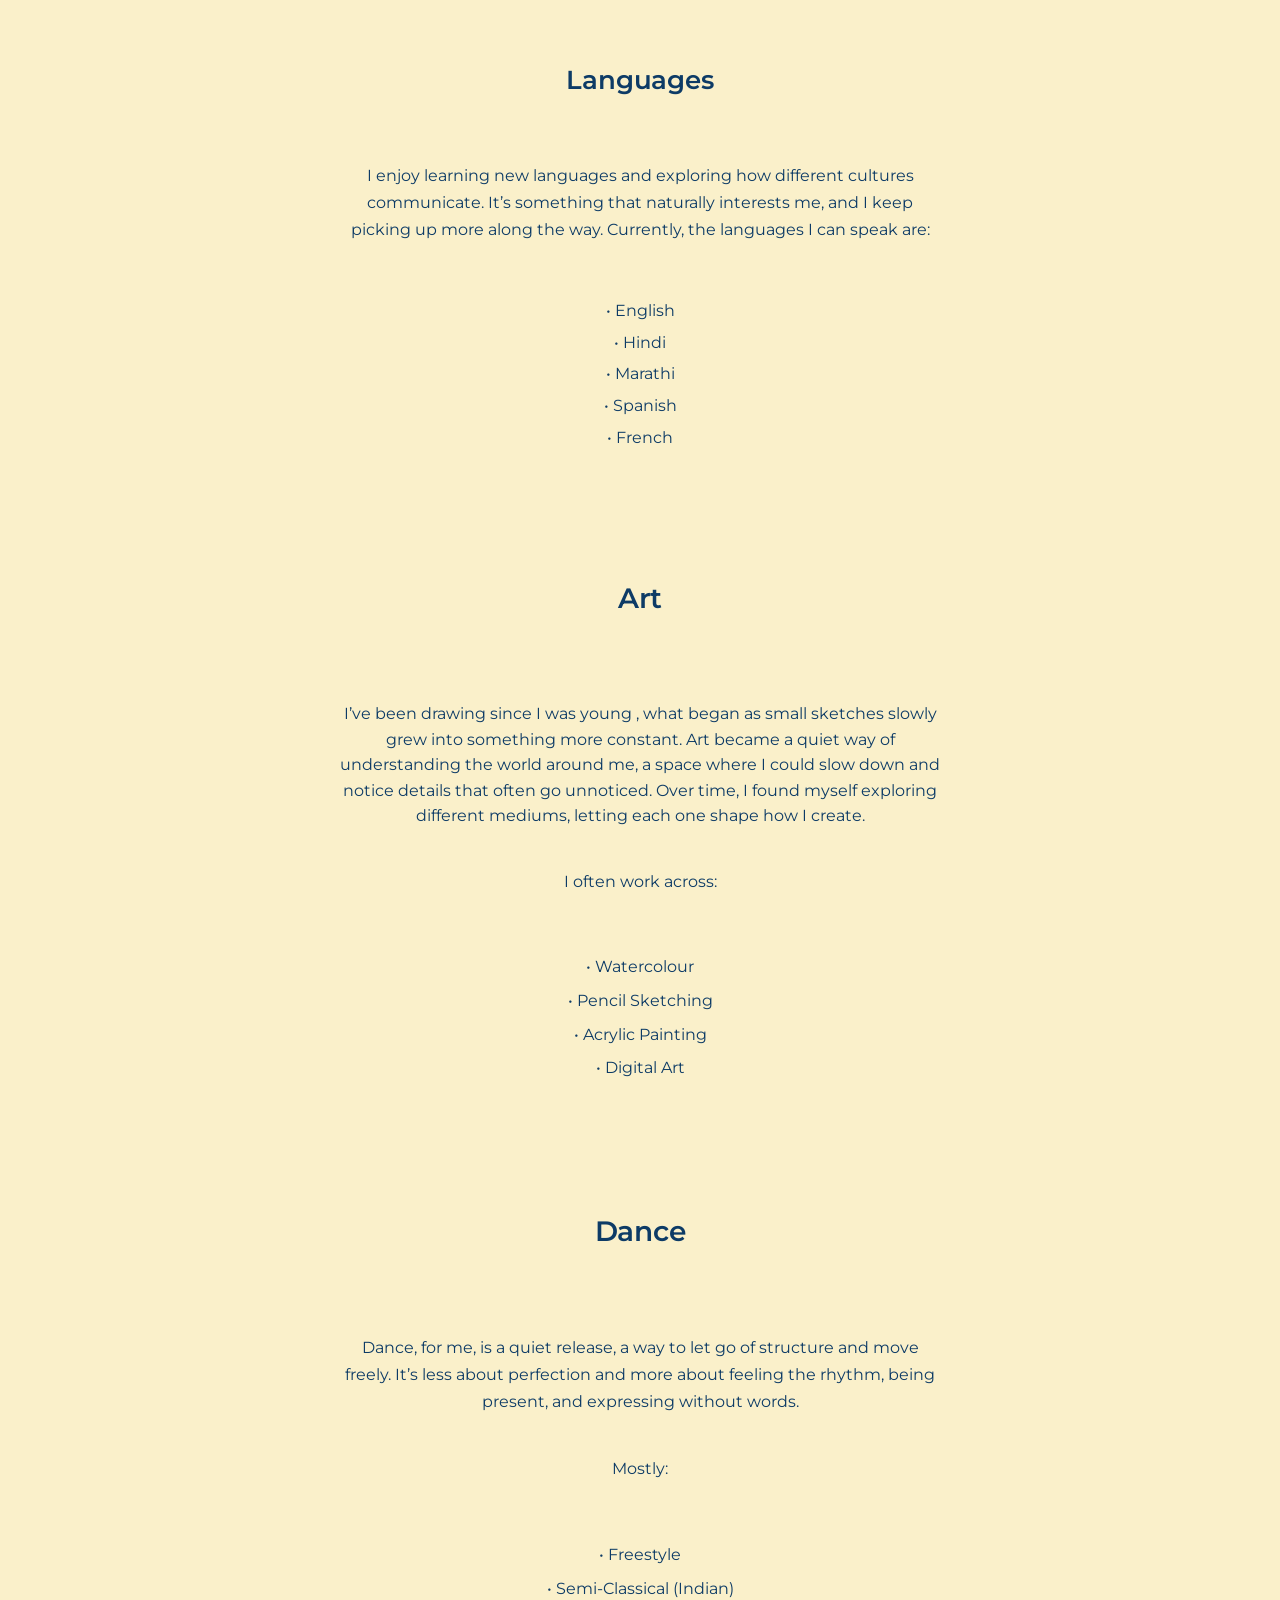
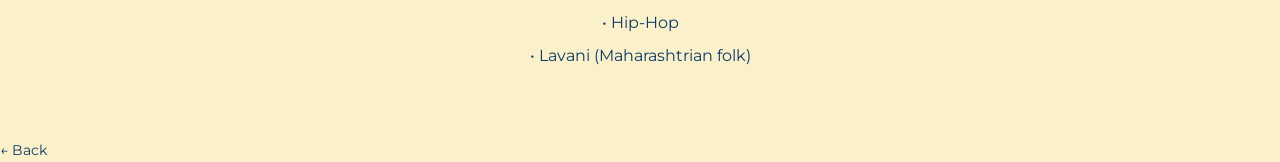
<file: languages.html>
<!DOCTYPE html>
<html lang="en">

<head>
    <meta charset="UTF-8">
    <title>me</title>
    <link rel="stylesheet" href="style.css">
    <meta name="viewport" content="width=device-width, initial-scale=1.0">

    <!-- Dancing Script (you already like it) -->
    <link href="https://fonts.googleapis.com/css2?family=Montserrat:wght@100..900&display=swap" rel="stylesheet">
</head>

<body>

    <section class="languages">
        <div class="certs-container">

            <h2 class="section-title">Languages</h2>

            <p class="languages-text">
                I enjoy learning new languages and exploring how different cultures communicate.
                It’s something that naturally interests me, and I keep picking up more along the way.
                Currently, the languages I can speak are:
            </p>

            <ol class="languages-list">
                <li>English</li>
                <li>Hindi</li>
                <li>Marathi</li>
                <li>Spanish</li>
                <li>French</li>
            </ol>
        </div>
    </section>

    <section class="certs art">
        <div class="certs-container">

            <h2 class="section-title">Art</h2>

            <p class="art-text">
                I’ve been drawing since I was young , what began as small sketches slowly grew into
                something more constant. Art became a quiet way of understanding the world around me,
                a space where I could slow down and notice details that often go unnoticed.
                Over time, I found myself exploring different mediums, letting each one shape how I create.
            </p>

            <p class="art-text">
                I often work across:
            </p>

            <ul class="art-list">
                <li>Watercolour</li>
                <li>Pencil Sketching</li>
                <li>Acrylic Painting</li>
                <li>Digital Art</li>
            </ul>

        </div>
    </section>

    <section class="certs art">
        <div class="certs-container">

            <h2 class="section-title">Dance</h2>

            <p class="dance-text">
                Dance, for me, is a quiet release, a way to let go of structure and move freely.
                It’s less about perfection and more about feeling the rhythm,
                being present, and expressing without words.
            </p>

            <p class="dance-text">
                Mostly:
            </p>

            <ul class="dance-list">
                <li>Freestyle</li>
                <li>Semi-Classical (Indian)</li>
                <li>Hip-Hop</li>
                <li>Lavani (Maharashtrian folk)</li>
            </ul>

        </div>
    </section>

    <a href="index.html" class="project-link">← Back</a>
</body>

</html>
</file>
<file: style.css>
/* RESET */
* {
    margin: 0;
    padding: 0;
    box-sizing: border-box;
}

/* BODY */
body {
    font-family: 'Montserrat', sans-serif;
    background: #faf0ca;
    color: #0d3b66;
    line-height: 1.6;
}

/* NAVBAR */
.navbar {
    position: fixed;
    top: 0;
    width: 100%;
    padding: 20px 60px;
    background: #faf0ca;

    display: flex;
    /* NEW */
    justify-content: space-between;
    /* NEW */
    align-items: center;
    /* NEW */
}

.navbar ul {
    display: flex;
    gap: 30px;
    list-style: none;
}

.navbar a {
    text-decoration: none;
    color: #0d3b66;
    font-size: 14px;
    font-weight: 500;
    transition: 0.2s;
}

.navbar a:hover {
    color: #ffffff;
}

.nav-icons {
    display: flex;
    gap: 20px;
    align-items: center;
}

.nav-icons a {
    color: #0d3b66;
    font-size: 18px;
    transition: 0.3s;
}

.nav-icons a:hover {
    color: #ffffff;
}

/* RIGHT SIDE NAME */
.nav-name {
    font-family: 'Montserrat', sans-serif;
    font-size: 18px;
    font-weight: 800;
    letter-spacing: 1px;
    color: #0d3b66;
    opacity: 0.7;
    transition: 0.2s;
}

.nav-name:hover {
    opacity: 1;
}

/* HERO */
.hero {
    min-height: 100vh;
    display: flex;
    justify-content: center;
    align-items: center;
    text-align: center;
    padding: 0 20px;
}

.hero-content {
    max-width: 600px;
}

/* NAME */
.typing-name {
    font-size: 60px;
    font-weight: 600;
    margin-bottom: 10px;
    letter-spacing: -0.3px;
}

/* TYPING LINE */
.typing-sub {
    font-size: 15px;
    color: #0d3b66;
    margin-bottom: 30px;
}

/* CURSOR */
.cursor {
    animation: blink 1s infinite;
}

@keyframes blink {
    50% {
        opacity: 0;
    }
}

/* INTRO */
.intro {
    font-size: 18px;
    color: #0d3b66;
    max-width: 500px;
}

/* SECTIONS */
section {
    padding: 60px 80px;
}

.section-title {
    margin-bottom: 20px;
    /* 🔥 controls space below heading */
}

/* ABOUT */
.about-block h2 {
    color: #0d3b66;
    font-size: 28px;
    font-weight: 600;
    letter-spacing: -0.2px;
}

.about-block {
    padding: 120px 80px;
}

.about-container {
    max-width: 1100px;
    margin: 0 auto;
    display: grid;
    grid-template-columns: 1.2fr 0.8fr;
    gap: 80px;
    align-items: center;
}

.about-left {
    max-width: 100%;
}

.about-right {
    flex: 1;
}

.about-left p {
    font-size: 16px;
    color: #0d3b66;
    margin-bottom: 12px;
}

/* CERTS */
.certs h2 {
    color: #0d3b66;
    font-size: 28px;
    font-weight: 600;
    letter-spacing: -0.2px;
    text-align: center;
    margin-bottom: 40px;
    font-family: inherit;
}

.cert-card h3 {
    font-size: 18px;
    font-weight: 600;
    margin-bottom: 10px;
    font-family: inherit;
    font-family: 'Montserrat', sans-serif !important;
}

.certs {
    padding: 60px 80px;
    max-width: 1100px;
    margin: 0 auto;
}

.certs-container {
    max-width: 1100px;
    margin: 0 auto;
    display: flex;
    flex-direction: column;
    gap: 40px;
}

.certs-list {
    display: flex;
    flex-direction: column;
    gap: 25px;
}

.cert-item {
    display: flex;
    flex-direction: column;
    gap: 6px;
}

.cert-grid {
    display: grid;
    grid-template-columns: repeat(3, 1fr);
    gap: 25px;
}

.cert-card {
    background: #c6b276b0;
    padding: 20px;
    border-radius: 12px;
    border: 1px solid #ddd;


    transition: transform 0.25s ease, box-shadow 0.25s ease;
    cursor: pointer;

    min-height: 120px;
    display: flex;
    flex-direction: column;
    justify-content: center;

}

.cert-card:hover {
    transform: translateY(-8px);
    box-shadow: 0 10px 25px rgba(0, 0, 0, 0.15);
}

@media (max-width: 768px) {
    .cert-grid {
        grid-template-columns: repeat(2, 1fr);
    }
}

@media (max-width: 480px) {
    .cert-grid {
        grid-template-columns: 1fr;
    }
}

/* PROJECTS */
.projects h2 {
    color: #0d3b66;
    font-size: 28px;
    font-weight: 600;
    letter-spacing: -0.2px;
    text-align: center;
}

.projects-grid {
    display: grid;
    grid-template-columns: repeat(auto-fit, minmax(260px, 1fr));
    gap: 40px;
}

.projects-container {
    max-width: 1100px;
    margin: 0 auto;
    display: flex;
    flex-direction: column;
    gap: 40px;
}

.project-card {
    background: #c6b276b0;
    aspect-ratio: 1 / 1;
    padding: 25px;
    border: 1px solid #dcdcdc;
    border-radius: 12px;
    display: flex;
    flex-direction: column;
    justify-content: space-between;
    transition: 0.3s ease;
}

.project-card:hover {
    transform: translateY(-8px);
    box-shadow: 0 10px 25px rgba(0, 0, 0, 0.15);
}

.project-info h3 {
    font-size: 18px;
    font-weight: 600;
    margin-bottom: 10px;
}

.project-info p {
    font-size: 14px;
    color: #555;
}

.project-link {
    text-decoration: none;
    font-size: 14px;
    color: #0d3b66;
}

.project-links {
    margin-top: 10px;
    display: flex;
    gap: 15px;
}

.project-links a {
    font-size: 18px;
    color: #333;
    transition: 0.3s;
}

.project-links a:hover {
    color: #007bff;
    transform: scale(1.2);
}

/* TIMELINE (SIMPLIFIED) */
.timeline-item {
    margin-bottom: 30px;
}

.timeline-content h3 {
    font-size: 16px;
    font-weight: 500;
}

.timeline-content p {
    font-size: 14px;
    color: #0d3b66;
}

.events {
    padding: 60px 20px;
}

.events h2 {
    color: #0d3b66;
    font-size: 28px;
    font-weight: 600;
    letter-spacing: -0.2px;
    text-align: center;
    margin-bottom: 40px;
}

.events-container {
    max-width: 1100px;
    margin: 0 auto;
}

.events-grid {
    display: grid;
    justify-content: center;
    grid-template-columns: repeat(auto-fit, minmax(220px, 250px));
    gap: 30px;
}

.event-card {
    background: #c6b276b0;
    aspect-ratio: 1 / 1;
    padding: 20px;
    border: 1px solid #dcdcdc;
    border-radius: 12px;
    display: flex;
    flex-direction: column;
    justify-content: space-between;
    transition: 0.3s ease;
}

.event-card:hover {
    transform: translateY(-8px);
    box-shadow: 0 10px 25px rgba(0, 0, 0, 0.15);
}

.event-info h3 {
    font-size: 18px;
    font-weight: 600;
    margin-bottom: 10px;
}

.event-info p {
    font-size: 14px;
    color: #555;
    line-height: 1.6;
}

.event-link {
    text-decoration: none;
    font-size: 14px;
    color: #0d3b66;
    font-weight: 500;
    transition: 0.3s;
}

.event-link:hover {
    color: #007bff;
}

/* CONTACT */
.contact-wrapper {
    display: flex;
    gap: 60px;
    flex-wrap: wrap;
}

.contact-info h2 {
    font-size: 20px;
    margin-bottom: 10px;
}

.contact-info p {
    font-size: 14px;
    color: #0d3b66;
}

.contact-form input,
.contact-form textarea {
    width: 100%;
    margin-bottom: 12px;
    padding: 10px;
    background: #111;
    border: 1px solid #222;
    color: #0d3b66;
    font-size: 14px;
}

.contact-form button {
    padding: 10px 20px;
    background: #0d3b66;
    color: #0b0b0b;
    border: none;
    cursor: pointer;
    font-size: 14px;
}

/* FOOTER */
.footer {
    text-align: center;
    padding: 40px 20px;
    font-size: 13px;
    color: #0d3b66;
}

.footer-connect {
    font-size: 15px;
    color: #0d3b66;
    margin-bottom: 18px;
    line-height: 1.6;
}

.footer-btn {
    display: inline-flex;
    align-items: center;
    gap: 8px;
    padding: 10px 22px;
    background: #0d3b66;
    color: #faf0ca;
    text-decoration: none;
    border-radius: 8px;
    font-size: 14px;
    font-weight: 600;
    transition: background 0.2s ease, transform 0.2s ease;
    margin-bottom: 24px;
}

.footer-btn:hover {
    background: #092c4d;
    transform: translateY(-2px);
}

.footer-copy {
    font-size: 12px;
    color: #0d3b66;
    opacity: 0.6;
}

.me-bar {
    width: 100%;
    height: 60px;
    background: #0d3b66;

    display: flex;
    align-items: center;
    justify-content: center;

    padding: 0;
}

.me-bar a {
    width: 100%;
    height: 100%;
    display: flex;
    align-items: center;
    justify-content: center;

    text-decoration: none;
}

.me-bar p {
    color: #faf0ca;
    margin: 0;
    font-size: 25px;
    letter-spacing: 0.5px;
    font-family: 'Dancing Script', cursive;
}

.me-bar:hover {
    background: #092c4d;
    cursor: pointer;
}

.languages .section-title {
    color: #0d3b66;
    font-size: 26px;
    font-weight: 600;
    letter-spacing: -0.2px;
    text-align: center;
    margin-bottom: 20px;
    font-family: 'Montserrat', sans-serif;
}

.languages-text {
    text-align: center;
    line-height: 1.7;
    max-width: 600px !important;
    margin: 0 auto !important;
}

.languages-list {
    margin-top: 15px;
    list-style: none;
    padding: 0;
    text-align: center;
}

.languages-list li {
    margin-bottom: 6px;
}

.languages-list li::before {
    content: "• ";
    color: #0d3b66;
}


.art .certs-container {
    max-width: 600px !important;
    margin: 0 auto !important;
    text-align: center;
    /* 🔥 force everything inside center */
}

/* list container */
.art-list {
    list-style: none;
    padding: 0;
    margin-top: 20px;
}

.art-list li {
    display: inline-block;
    width: 100%;
    margin-bottom: 8px;
    text-align: center;
}

.art-list li::before {
    content: "• ";
    color: #0d3b66;
}

.dance-text {
    text-align: center;
    line-height: 1.7;
}

.dance-list {
    list-style: none;
    padding: 0;
    margin-top: 20px;
    text-align: center;
}

.dance-list li {
    margin-bottom: 8px;
}

.dance-list li::before {
    content: "• ";
    color: #0d3b66;
}

html {
    scroll-behavior: smooth;
}

.back-link {
    display: inline-block;
    margin-top: 40px;
    text-decoration: none;
    color: #0d3b66;
}

/* MOBILE */
@media (max-width: 768px) {
    .navbar {
        padding: 14px 20px;
        flex-wrap: wrap;
        gap: 8px;
    }

    .nav-right {
        display: none;
    }

    .nav-icons {
        gap: 14px;
    }

    .nav-icons a {
        font-size: 16px;
    }

    .nav-name {
        font-size: 15px;
    }

    .typing-name {
        font-size: 36px;
    }

    .intro {
        font-size: 15px;
    }

    section {
        padding: 40px 24px;
    }

    .about-block {
        padding: 80px 24px;
    }

    .about-container {
        grid-template-columns: 1fr;
        gap: 24px;
    }

    .certs {
        padding: 40px 24px;
    }

    .projects {
        padding: 40px 24px;
    }

    .project-card {
        aspect-ratio: auto;
    }

    .projects-grid {
        grid-template-columns: 1fr;
        gap: 24px;
    }

    .me-bar p {
        font-size: 18px;
        text-align: center;
        padding: 0 16px;
    }
}

@media (max-width: 480px) {
    .typing-name {
        font-size: 26px;
    }

    .intro {
        font-size: 14px;
    }

    .about-block h2,
    .certs h2,
    .projects h2 {
        font-size: 22px;
    }

    .cert-grid {
        grid-template-columns: 1fr;
    }
}
</file>
